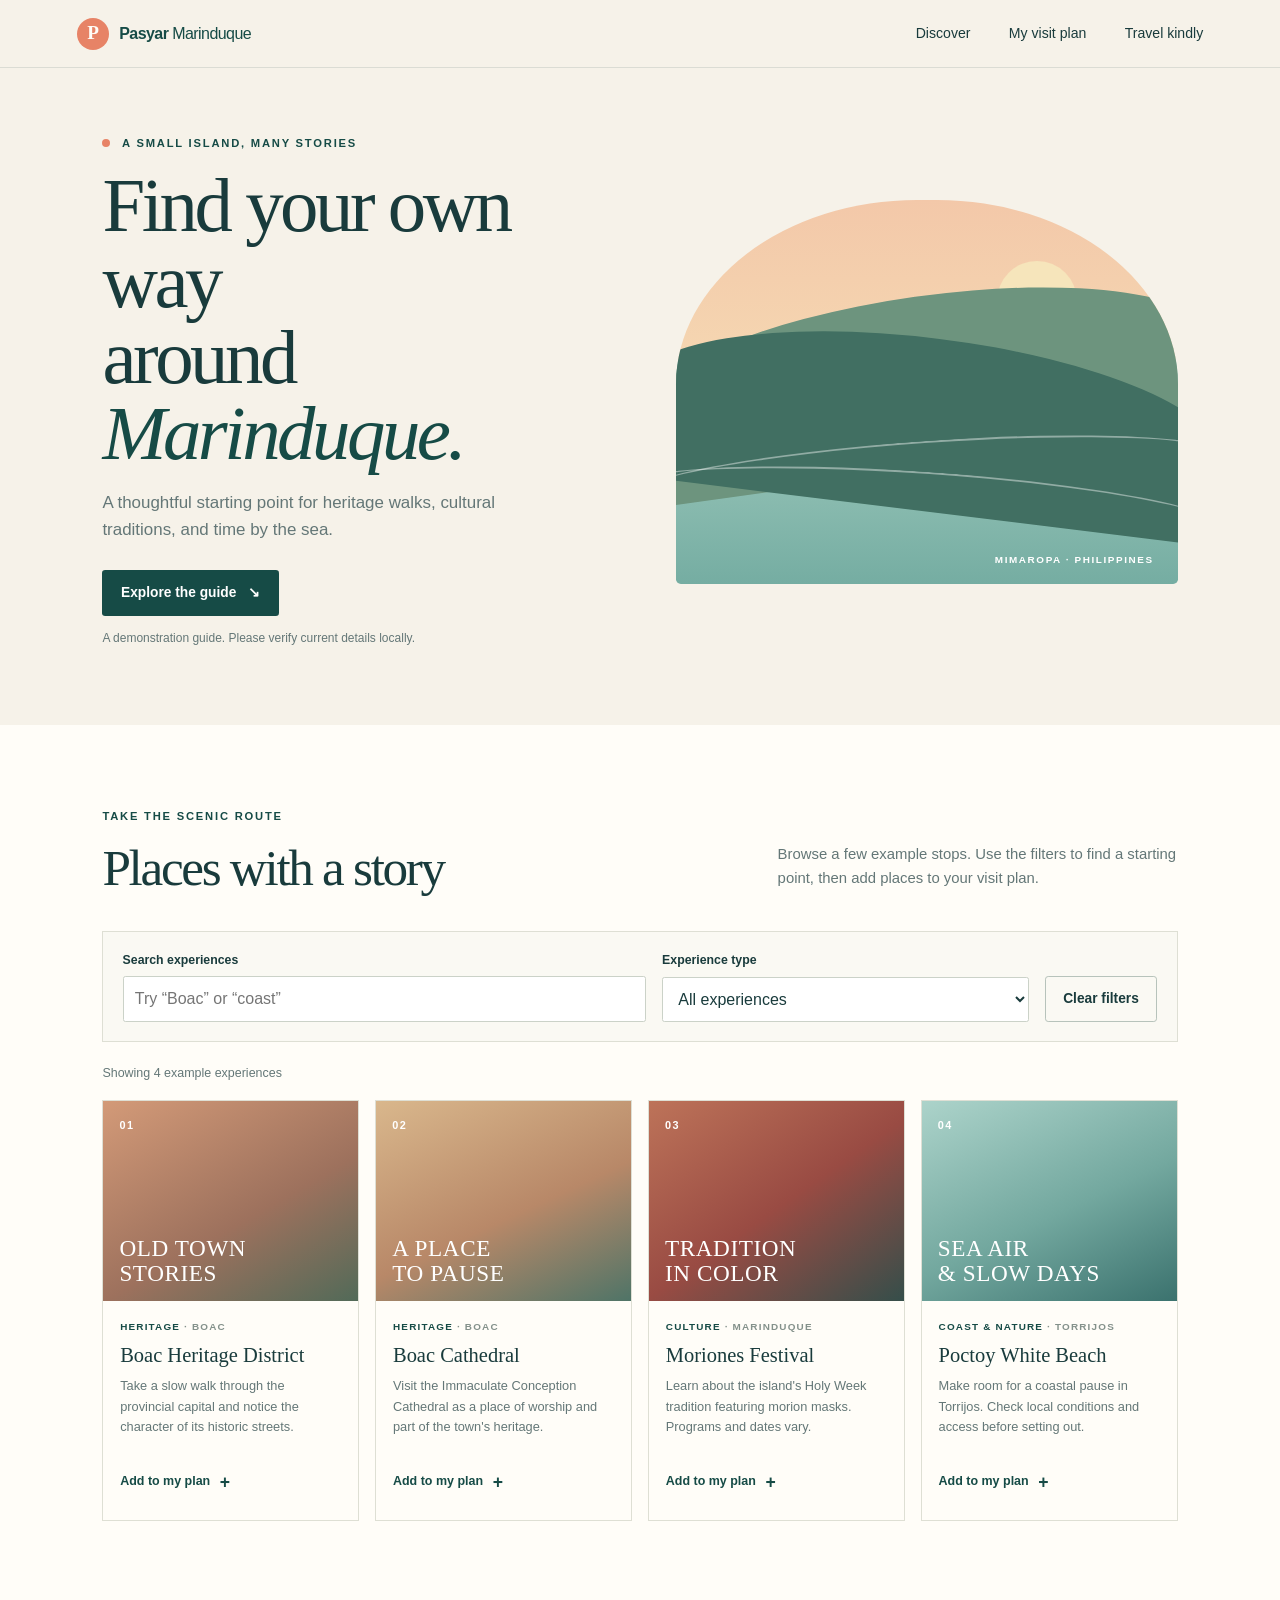
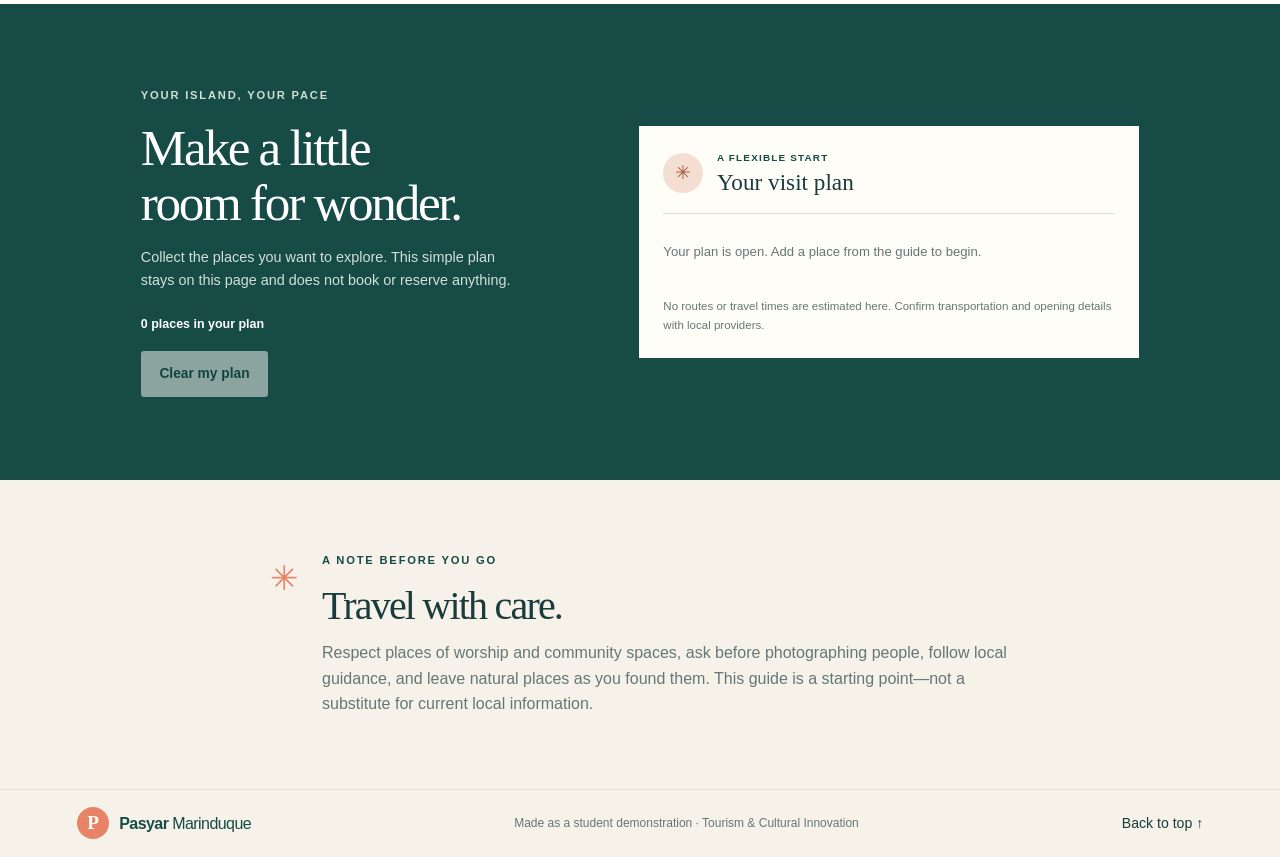
<file: Pasyar-Marinduque-Activity-4/index.html>
<!doctype html>
<html lang="en">
  <head>
    <meta charset="utf-8">
    <meta name="viewport" content="width=device-width, initial-scale=1">
    <meta name="theme-color" content="#f6f2e9">
    <meta name="description" content="A demonstration guide to heritage, culture, and coastal experiences in Marinduque.">
    <title>Pasyar Marinduque | Heritage & Island Guide</title>
    <link rel="stylesheet" href="styles.css">
    <script src="app.js" defer></script>
  </head>
  <body>
    <a class="skip-link" href="#main">Skip to content</a>
    <header class="site-header">
      <a class="brand" href="#top" aria-label="Pasyar Marinduque home">
        <span class="brand-mark" aria-hidden="true">P</span>
        <span>Pasyar <span class="brand-light">Marinduque</span></span>
      </a>
      <nav aria-label="Main navigation">
        <a href="#discover">Discover</a>
        <a href="#visit-plan">My visit plan</a>
        <a href="#travel-kindly">Travel kindly</a>
      </nav>
    </header>

    <main id="main">
      <section class="hero" id="top" aria-labelledby="hero-title">
        <div class="hero-copy">
          <p class="eyebrow"><span class="eyebrow-dot"></span> A small island, many stories</p>
          <h1 id="hero-title">Find your own way<br>around <span>Marinduque.</span></h1>
          <p class="hero-description">A thoughtful starting point for heritage walks, cultural traditions, and time by the sea.</p>
          <a class="button button-dark" href="#discover">Explore the guide <span aria-hidden="true">↘</span></a>
          <p class="demo-note">A demonstration guide. Please verify current details locally.</p>
        </div>
        <div class="hero-art" aria-label="Illustration of an island landscape">
          <div class="sun" aria-hidden="true"></div>
          <div class="island island-back" aria-hidden="true"></div>
          <div class="island island-front" aria-hidden="true"></div>
          <div class="wave wave-one" aria-hidden="true"></div>
          <div class="wave wave-two" aria-hidden="true"></div>
          <span class="art-caption">MIMAROPA · PHILIPPINES</span>
        </div>
      </section>

      <section class="section discover-section" id="discover" aria-labelledby="discover-title">
        <div class="section-heading">
          <div>
            <p class="eyebrow">Take the scenic route</p>
            <h2 id="discover-title">Places with a story</h2>
          </div>
          <p class="section-intro">Browse a few example stops. Use the filters to find a starting point, then add places to your visit plan.</p>
        </div>

        <form class="filters" id="search-form" role="search">
          <div class="search-field">
            <label for="place-search">Search experiences</label>
            <input id="place-search" name="q" type="search" placeholder="Try “Boac” or “coast”" autocomplete="off">
          </div>
          <div class="category-field">
            <label for="category-filter">Experience type</label>
            <select id="category-filter" name="category">
              <option value="all">All experiences</option>
              <option value="heritage">Heritage</option>
              <option value="culture">Culture</option>
              <option value="coast">Coast & nature</option>
            </select>
          </div>
          <button class="button button-outline filter-reset" type="reset">Clear filters</button>
        </form>

        <p class="results-count" id="results-count" aria-live="polite">Showing 4 example experiences</p>
        <div class="place-grid" id="place-grid">
          <article class="place-card" data-place="boac-heritage" data-category="heritage" data-search="boac heritage district historic streets boac">
            <div class="place-art art-heritage" aria-hidden="true"><span>01</span><b>OLD TOWN<br>STORIES</b></div>
            <div class="place-content">
              <p class="card-category">HERITAGE <span>· BOAC</span></p>
              <h3>Boac Heritage District</h3>
              <p>Take a slow walk through the provincial capital and notice the character of its historic streets.</p>
              <button class="text-button add-place" type="button">Add to my plan <span aria-hidden="true">+</span></button>
            </div>
          </article>

          <article class="place-card" data-place="boac-cathedral" data-category="heritage" data-search="boac cathedral immaculate conception church heritage boac">
            <div class="place-art art-cathedral" aria-hidden="true"><span>02</span><b>A PLACE<br>TO PAUSE</b></div>
            <div class="place-content">
              <p class="card-category">HERITAGE <span>· BOAC</span></p>
              <h3>Boac Cathedral</h3>
              <p>Visit the Immaculate Conception Cathedral as a place of worship and part of the town's heritage.</p>
              <button class="text-button add-place" type="button">Add to my plan <span aria-hidden="true">+</span></button>
            </div>
          </article>

          <article class="place-card" data-place="moriones" data-category="culture" data-search="moriones festival holy week mask tradition culture marinduque">
            <div class="place-art art-culture" aria-hidden="true"><span>03</span><b>TRADITION<br>IN COLOR</b></div>
            <div class="place-content">
              <p class="card-category">CULTURE <span>· MARINDUQUE</span></p>
              <h3>Moriones Festival</h3>
              <p>Learn about the island's Holy Week tradition featuring morion masks. Programs and dates vary.</p>
              <button class="text-button add-place" type="button">Add to my plan <span aria-hidden="true">+</span></button>
            </div>
          </article>

          <article class="place-card" data-place="poctoy" data-category="coast" data-search="poctoy white beach torrijos coast sea">
            <div class="place-art art-poctoy" aria-hidden="true"><span>04</span><b>SEA AIR<br>& SLOW DAYS</b></div>
            <div class="place-content">
              <p class="card-category">COAST & NATURE <span>· TORRIJOS</span></p>
              <h3>Poctoy White Beach</h3>
              <p>Make room for a coastal pause in Torrijos. Check local conditions and access before setting out.</p>
              <button class="text-button add-place" type="button">Add to my plan <span aria-hidden="true">+</span></button>
            </div>
          </article>
        </div>
        <p class="empty-results" id="empty-results" hidden>No experiences match those filters. Try another search.</p>
      </section>

      <section class="visit-section" id="visit-plan" aria-labelledby="plan-title">
        <div class="visit-copy">
          <p class="eyebrow">Your island, your pace</p>
          <h2 id="plan-title">Make a little<br>room for wonder.</h2>
          <p>Collect the places you want to explore. This simple plan stays on this page and does not book or reserve anything.</p>
          <p class="plan-count" id="plan-count" aria-live="polite">0 places in your plan</p>
          <button class="button button-light" id="clear-plan" type="button" disabled>Clear my plan</button>
        </div>
        <div class="plan-panel">
          <div class="plan-panel-heading">
            <span class="plan-icon" aria-hidden="true">✳</span>
            <div><p class="card-category">A FLEXIBLE START</p><h3>Your visit plan</h3></div>
          </div>
          <ul class="plan-list" id="plan-list" aria-label="Places in your visit plan">
            <li class="plan-empty" id="plan-empty">Your plan is open. Add a place from the guide to begin.</li>
          </ul>
          <p class="plan-footnote">No routes or travel times are estimated here. Confirm transportation and opening details with local providers.</p>
        </div>
      </section>

      <section class="kindly-section" id="travel-kindly" aria-labelledby="kindly-title">
        <div class="kindly-mark" aria-hidden="true">✳</div>
        <div>
          <p class="eyebrow">A note before you go</p>
          <h2 id="kindly-title">Travel with care.</h2>
          <p>Respect places of worship and community spaces, ask before photographing people, follow local guidance, and leave natural places as you found them. This guide is a starting point—not a substitute for current local information.</p>
        </div>
      </section>
    </main>

    <footer class="site-footer">
      <a class="brand footer-brand" href="#top"><span class="brand-mark" aria-hidden="true">P</span><span>Pasyar <span class="brand-light">Marinduque</span></span></a>
      <p>Made as a student demonstration · Tourism & Cultural Innovation</p>
      <a href="#top">Back to top ↑</a>
    </footer>
  </body>
</html>
</file>
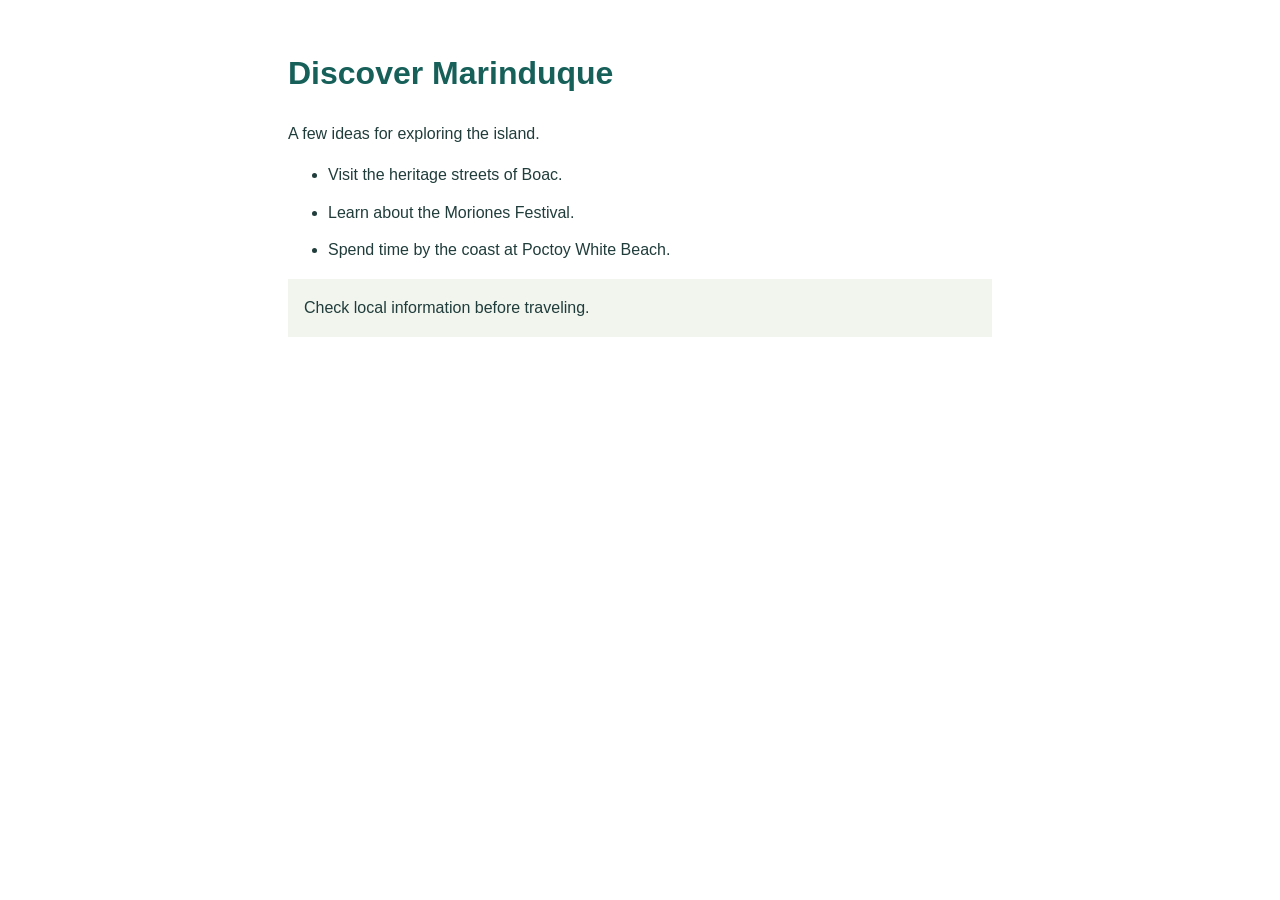
<file: Pasyar-Marinduque-Activity-4/outputs/zero-shot.html>
<!doctype html>
<html lang="en">
  <head>
    <meta charset="utf-8">
    <meta name="viewport" content="width=device-width, initial-scale=1">
    <title>Marinduque Travel Ideas — Baseline</title>
    <style>
      body { max-width: 44rem; margin: 3rem auto; padding: 0 1rem; color: #203d3b; font: 1rem/1.6 Arial, sans-serif; }
      h1 { color: #17605a; }
      li { margin: 0.75rem 0; }
      .note { padding: 1rem; background: #f2f4ee; }
    </style>
  </head>
  <body>
    <main>
      <h1>Discover Marinduque</h1>
      <p>A few ideas for exploring the island.</p>
      <ul>
        <li>Visit the heritage streets of Boac.</li>
        <li>Learn about the Moriones Festival.</li>
        <li>Spend time by the coast at Poctoy White Beach.</li>
      </ul>
      <p class="note">Check local information before traveling.</p>
    </main>
  </body>
</html>
</file>
<file: Pasyar-Marinduque-Activity-4/styles.css>
:root {
  color-scheme: light;
  --ink: #193b3c;
  --muted: #647777;
  --paper: #f6f2e9;
  --white: #fffdf8;
  --green: #164b46;
  --green-dark: #103c39;
  --coral: #e78366;
  --line: #dedfd4;
  --serif: Georgia, "Times New Roman", serif;
  font-family: "Segoe UI", Arial, sans-serif;
}

* { box-sizing: border-box; }

html { scroll-behavior: smooth; }

body {
  margin: 0;
  background: var(--paper);
  color: var(--ink);
  line-height: 1.6;
}

a { color: inherit; }

button, input, select { font: inherit; }

button:focus-visible, a:focus-visible, input:focus-visible, select:focus-visible {
  outline: 3px solid #d45d42;
  outline-offset: 3px;
}

.skip-link {
  position: absolute;
  z-index: 5;
  top: 0.75rem;
  left: 0.75rem;
  padding: 0.65rem 1rem;
  transform: translateY(-160%);
  border-radius: 0.25rem;
  background: var(--white);
}

.skip-link:focus { transform: translateY(0); }

.site-header, .site-footer {
  display: flex;
  align-items: center;
  justify-content: space-between;
  gap: 1.5rem;
  padding: 1.1rem clamp(1.25rem, 6vw, 6rem);
}

.site-header { border-bottom: 1px solid rgba(25, 59, 60, 0.12); }

.brand {
  display: inline-flex;
  align-items: center;
  gap: 0.65rem;
  color: var(--green);
  font-weight: 750;
  letter-spacing: -0.035em;
  text-decoration: none;
}

.brand-mark {
  display: grid;
  width: 2rem;
  height: 2rem;
  place-items: center;
  border-radius: 50%;
  background: var(--coral);
  color: #fffdf8;
  font-family: var(--serif);
  font-size: 1.2rem;
}

.brand-light { font-weight: 450; }

.site-header nav { display: flex; gap: clamp(1rem, 3vw, 2.5rem); }

.site-header nav a, .site-footer > a:last-child {
  color: var(--ink);
  font-size: 0.88rem;
  text-decoration: none;
}

.site-header nav a:hover, .site-footer > a:last-child:hover { text-decoration: underline; }

.hero {
  display: grid;
  min-height: 34rem;
  grid-template-columns: 1fr 0.94fr;
  align-items: center;
  gap: 2.5rem;
  padding: 4.2rem clamp(1.25rem, 8vw, 8rem) 4.8rem;
}

.hero-copy { max-width: 39rem; }

.eyebrow {
  margin: 0 0 0.9rem;
  color: var(--green);
  font-size: 0.7rem;
  font-weight: 750;
  letter-spacing: 0.16em;
  text-transform: uppercase;
}

.eyebrow-dot {
  display: inline-block;
  width: 0.5rem;
  height: 0.5rem;
  margin-right: 0.45rem;
  border-radius: 50%;
  background: var(--coral);
  vertical-align: 0.05rem;
}

h1, h2, h3, p { margin-top: 0; }

h1, h2 { font-family: var(--serif); font-weight: 500; letter-spacing: -0.045em; }

h1 { margin-bottom: 1.1rem; font-size: clamp(3rem, 6vw, 5.2rem); line-height: 0.99; }

h1 span { color: var(--green); font-style: italic; }

.hero-description { max-width: 27rem; margin-bottom: 1.65rem; color: var(--muted); font-size: 1.06rem; }

.button {
  display: inline-flex;
  min-height: 2.85rem;
  align-items: center;
  justify-content: center;
  gap: 0.75rem;
  padding: 0.68rem 1.1rem;
  border: 1px solid transparent;
  border-radius: 0.2rem;
  cursor: pointer;
  font-size: 0.86rem;
  font-weight: 700;
  text-decoration: none;
  transition: background-color 140ms ease, color 140ms ease;
}

.button-dark { background: var(--green); color: white; }
.button-dark:hover { background: var(--green-dark); }
.button-outline { border-color: #b7c3bb; background: transparent; color: var(--ink); }
.button-outline:hover { background: #e9eee5; }
.button-light { background: var(--white); color: var(--green-dark); }
.button-light:hover { background: #e9eee5; }
.button:disabled { cursor: not-allowed; opacity: 0.5; }

.demo-note { margin: 0.8rem 0 0; color: var(--muted); font-size: 0.75rem; }

.hero-art {
  position: relative;
  min-height: 24rem;
  overflow: hidden;
  isolation: isolate;
  border-radius: 48% 48% 0.3rem 0.3rem;
  background: linear-gradient(180deg, #f3c8a9 0%, #f5d6b1 41%, #a9d0c3 42%, #75ada2 100%);
}

.sun { position: absolute; top: 16%; right: 20%; width: 5rem; height: 5rem; border-radius: 50%; background: #f6e5bb; }

.island { position: absolute; right: -9%; left: -9%; height: 45%; border-radius: 50% 50% 0 0; }
.island-back { bottom: 30%; transform: rotate(-8deg); background: #6d947e; }
.island-front { bottom: 19%; transform: rotate(7deg); background: #416f62; }

.wave { position: absolute; right: -10%; left: -10%; height: 19%; border-top: 2px solid rgba(255,255,255,0.42); border-radius: 50%; }
.wave-one { bottom: 18%; transform: rotate(-4deg); }
.wave-two { bottom: 10%; transform: rotate(4deg); }

.art-caption { position: absolute; right: 1.5rem; bottom: 1rem; color: white; font-size: 0.62rem; font-weight: 750; letter-spacing: 0.16em; }

.section { padding: 5.2rem clamp(1.25rem, 8vw, 8rem); }

.discover-section { background: var(--white); }

.section-heading { display: flex; align-items: end; justify-content: space-between; gap: 2rem; margin-bottom: 2.2rem; }

h2 { margin-bottom: 0; font-size: clamp(2.35rem, 4vw, 3.55rem); line-height: 1.08; }

.section-intro { max-width: 25rem; margin: 0 0 0.3rem; color: var(--muted); font-size: 0.93rem; }

.filters {
  display: grid;
  grid-template-columns: minmax(12rem, 1fr) minmax(12rem, 0.7fr) auto;
  align-items: end;
  gap: 1rem;
  padding: 1.2rem;
  border: 1px solid var(--line);
  background: #faf9f3;
}

.filters label { display: block; margin-bottom: 0.38rem; font-size: 0.77rem; font-weight: 700; }

.filters input, .filters select {
  width: 100%;
  min-height: 2.8rem;
  padding: 0.55rem 0.7rem;
  border: 1px solid #cbd2c8;
  border-radius: 0.15rem;
  background: white;
  color: var(--ink);
}

.results-count { margin: 1.4rem 0 1rem; color: var(--muted); font-size: 0.78rem; }

.place-grid { display: grid; grid-template-columns: repeat(4, minmax(0, 1fr)); gap: 1rem; }

.place-card { overflow: hidden; border: 1px solid var(--line); background: var(--white); }

.place-art { position: relative; display: flex; height: 12.5rem; flex-direction: column; justify-content: space-between; padding: 1rem; color: white; }
.place-art > span { font-size: 0.68rem; font-weight: 700; letter-spacing: 0.14em; }
.place-art b { font-family: var(--serif); font-size: 1.45rem; font-weight: 500; letter-spacing: 0.025em; line-height: 1.05; }
.art-heritage { background: linear-gradient(150deg, #d39a78, #9d715d 58%, #526a58); }
.art-cathedral { background: linear-gradient(155deg, #d9b78c, #b88868 56%, #4f7467); }
.art-culture { background: linear-gradient(145deg, #bd7359, #994b43 52%, #354e4a); }
.art-poctoy { background: linear-gradient(155deg, #acd3ca, #73a89f 55%, #3b726e); }

.place-content { padding: 1.1rem 1.05rem 1.2rem; }
.card-category { margin: 0 0 0.55rem; color: var(--green); font-size: 0.62rem; font-weight: 750; letter-spacing: 0.12em; }
.card-category span { color: #84918b; }
.place-content h3, .plan-panel h3 { margin-bottom: 0.5rem; font-family: var(--serif); font-size: 1.28rem; font-weight: 500; line-height: 1.2; }
.place-content > p:not(.card-category) { min-height: 4.5rem; margin-bottom: 1rem; color: var(--muted); font-size: 0.8rem; }

.text-button {
  display: inline-flex;
  min-height: 2.3rem;
  align-items: center;
  gap: 0.6rem;
  padding: 0.25rem 0;
  border: 0;
  background: transparent;
  color: var(--green);
  cursor: pointer;
  font-size: 0.78rem;
  font-weight: 750;
}

.text-button span { font-size: 1.1rem; }
.text-button:hover { text-decoration: underline; text-underline-offset: 0.2rem; }
.text-button:disabled { color: #687b72; cursor: default; text-decoration: none; }
.empty-results { padding: 2rem; border: 1px dashed var(--line); color: var(--muted); text-align: center; }

.visit-section {
  display: grid;
  grid-template-columns: 0.9fr 1.1fr;
  align-items: center;
  gap: clamp(2rem, 7vw, 7rem);
  padding: 5.2rem clamp(1.25rem, 11vw, 11rem);
  background: var(--green);
  color: white;
}

.visit-copy .eyebrow { color: #cfdfd1; }
.visit-copy h2 { margin-bottom: 1rem; }
.visit-copy > p:not(.eyebrow):not(.plan-count) { max-width: 24rem; color: #d3e0d8; font-size: 0.9rem; }
.plan-count { margin: 1.4rem 0 1rem; color: white; font-size: 0.78rem; font-weight: 700; }

.plan-panel { padding: 1.5rem; background: var(--white); color: var(--ink); }
.plan-panel-heading { display: flex; align-items: center; gap: 0.85rem; padding-bottom: 1rem; border-bottom: 1px solid var(--line); }
.plan-icon { display: grid; width: 2.5rem; height: 2.5rem; place-items: center; border-radius: 50%; background: #f4ded1; color: #ab5a43; font-size: 1.2rem; }
.plan-panel-heading .card-category { margin-bottom: 0.2rem; }
.plan-panel h3 { margin: 0; font-size: 1.45rem; }
.plan-list { display: grid; gap: 0.6rem; margin: 0; padding: 1rem 0; list-style: none; }
.plan-empty { padding: 0.7rem 0; color: var(--muted); font-size: 0.82rem; }
.plan-item { display: flex; align-items: center; justify-content: space-between; gap: 0.75rem; padding: 0.6rem 0; border-bottom: 1px solid #ecece4; font-size: 0.87rem; }
.remove-place { flex: 0 0 auto; border: 0; background: transparent; color: #9b4a39; cursor: pointer; font-size: 0.76rem; font-weight: 700; text-decoration: underline; text-underline-offset: 0.15rem; }
.plan-footnote { margin: 0.5rem 0 0; color: var(--muted); font-size: 0.72rem; }

.kindly-section { display: grid; grid-template-columns: auto minmax(0, 43rem); justify-content: center; gap: 1.5rem; padding: 4.5rem 1.25rem; }
.kindly-mark { color: var(--coral); font-size: 2.1rem; }
.kindly-section h2 { margin-bottom: 0.8rem; font-size: 2.5rem; }
.kindly-section div:last-child > p:last-child { margin-bottom: 0; color: var(--muted); }

.site-footer { flex-wrap: wrap; border-top: 1px solid var(--line); }
.site-footer p { margin: 0; color: var(--muted); font-size: 0.75rem; }

@media (max-width: 920px) {
  .hero { min-height: 30rem; padding-right: 5vw; padding-left: 5vw; }
  .place-grid { grid-template-columns: repeat(2, minmax(0, 1fr)); }
  .section { padding-right: 5vw; padding-left: 5vw; }
  .visit-section { padding-right: 7vw; padding-left: 7vw; }
}

@media (max-width: 640px) {
  .site-header { align-items: flex-start; flex-direction: column; gap: 0.8rem; padding: 1rem 1.25rem; }
  .site-header nav { width: 100%; justify-content: space-between; gap: 0.7rem; }
  .site-header nav a { font-size: 0.78rem; }
  .hero { grid-template-columns: 1fr; gap: 2rem; padding: 3.5rem 1.25rem; }
  .hero-art { min-height: 18rem; }
  h1 { font-size: clamp(2.8rem, 13vw, 4rem); }
  .section { padding: 3.5rem 1.25rem; }
  .section-heading { align-items: flex-start; flex-direction: column; gap: 1rem; }
  .filters { grid-template-columns: 1fr; }
  .filter-reset { justify-self: start; }
  .place-grid { grid-template-columns: 1fr; }
  .place-art { height: 11rem; }
  .place-content > p:not(.card-category) { min-height: auto; }
  .visit-section { grid-template-columns: 1fr; gap: 2rem; padding: 3.5rem 1.25rem; }
  .kindly-section { grid-template-columns: 1fr; gap: 0.5rem; padding: 3.5rem 1.25rem; }
  .kindly-section h2 { font-size: 2.15rem; }
  .site-footer { align-items: flex-start; flex-direction: column; gap: 0.65rem; padding: 1.3rem 1.25rem; }
}

@media (prefers-reduced-motion: reduce) {
  *, *::before, *::after { scroll-behavior: auto !important; transition-duration: 0.01ms !important; }
}
</file>
